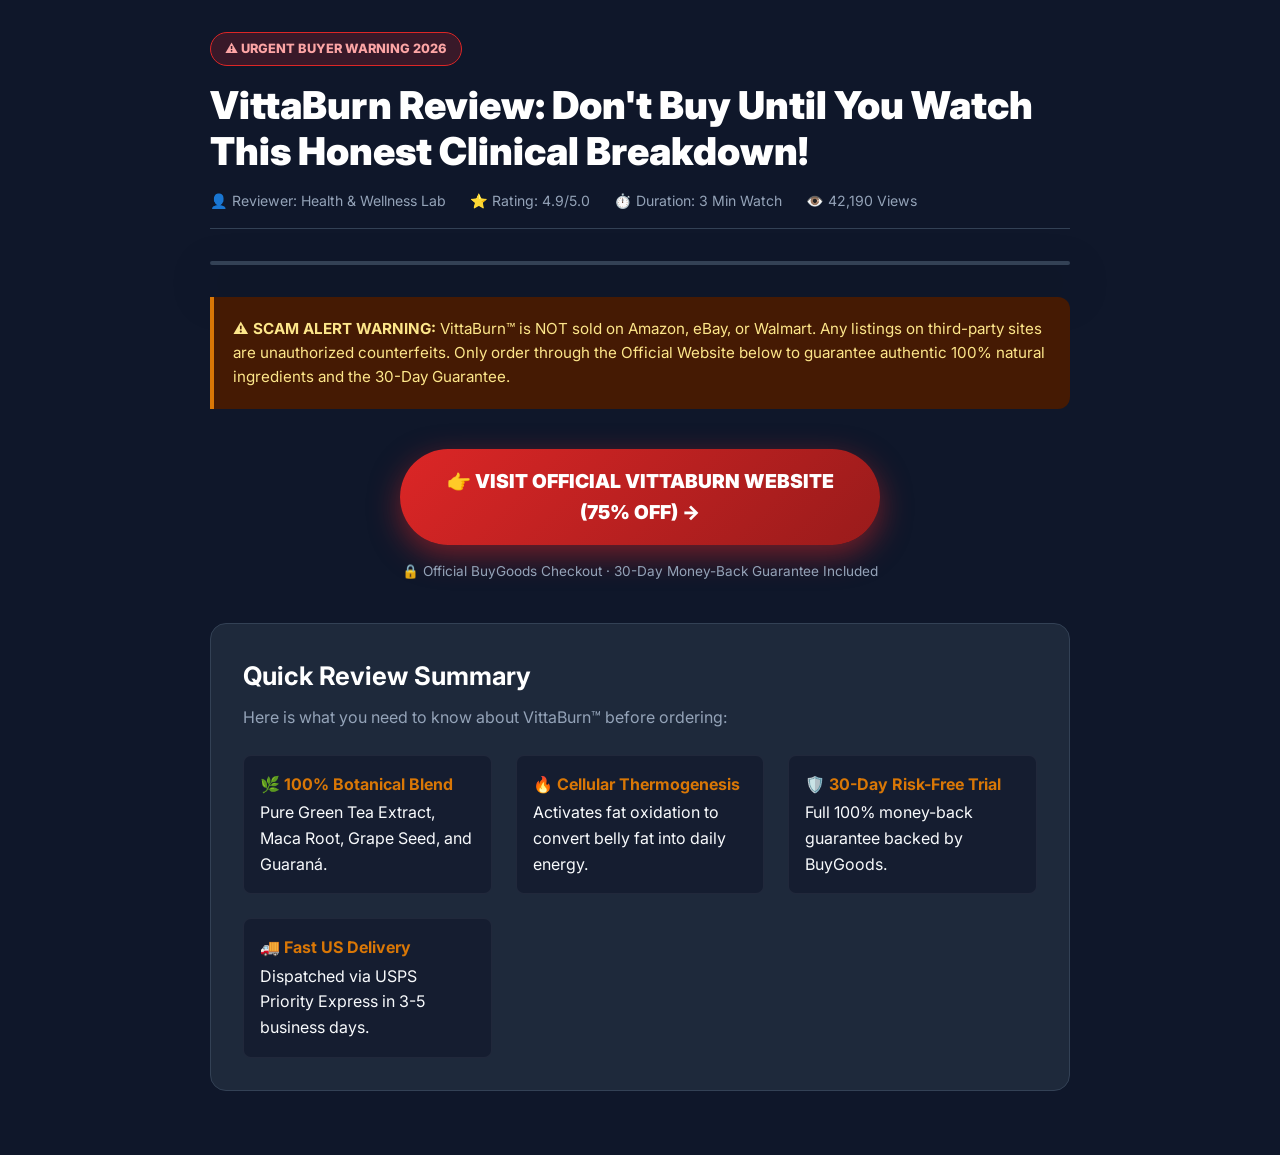
<file: video-review.html>
<!DOCTYPE html>
<html lang="en">
<head>
  <meta charset="UTF-8">
  <meta name="viewport" content="width=device-width, initial-scale=1.0">
  <title>VittaBurn Review 2026: Does It Really Work? Must Watch Before Buying!</title>
  <meta name="description" content="Honest VittaBurn Review: Watch this clinical breakdown of VittaBurn supplement ingredients, side effects, results, and official discount link.">
  <meta name="google-site-verification" content="woeX5Konz2apJrdWpTx_MKktx2noqErd7bLOGjSpw8M" />

  <!-- Google tag (gtag.js) -->
  <script async src="https://www.googletagmanager.com/gtag/js?id=AW-18349502774"></script>
  <script>
    window.dataLayer = window.dataLayer || [];
    function gtag(){dataLayer.push(arguments);}
    gtag('js', new Date());

    gtag('config', 'AW-18349502774');
  </script>
  
  <!-- Preloads for VTurb Player -->
  <script>!function(i,n){i._plt=i._plt||(n&&n.timeOrigin?n.timeOrigin+n.now():Date.now())}(window,performance);</script>
  <link rel="preload" href="https://scripts.converteai.net/2c1835d1-c972-4c50-883b-9d97b7d13243/players/6899e58c80ed09de945f5d5e/v4/player.js" as="script">
  <link rel="preload" href="https://scripts.converteai.net/lib/js/smartplayer-wc/v4/smartplayer.js" as="script">
  <link rel="preload" href="https://cdn.converteai.net/2c1835d1-c972-4c50-883b-9d97b7d13243/6899e56c9c77a580f08424e0/main.m3u8" as="fetch">
  <link rel="dns-prefetch" href="https://cdn.converteai.net">
  <link rel="dns-prefetch" href="https://scripts.converteai.net">

  <!-- Fonts -->
  <link rel="preconnect" href="https://fonts.googleapis.com">
  <link rel="preconnect" href="https://fonts.gstatic.com" crossorigin>
  <link href="https://fonts.googleapis.com/css2?family=Inter:wght@400;500;600;700;800;900&display=swap" rel="stylesheet">

  <style>
    :root {
      --bg: #0F172A;
      --card-bg: #1E293B;
      --red: #DC2626;
      --gold: #D97706;
      --text: #F8FAFC;
      --muted: #94A3B8;
      --border: #334155;
    }
    *, *::before, *::after { box-sizing: border-box; margin: 0; padding: 0; }
    body { font-family: 'Inter', sans-serif; background: var(--bg); color: var(--text); line-height: 1.6; }
    .container { max-width: 900px; margin: 0 auto; padding: 2rem 1.25rem; }
    .badge-urgent { display: inline-block; background: rgba(220, 38, 38, 0.2); border: 1px solid var(--red); color: #FCA5A5; font-size: 0.8rem; font-weight: 800; text-transform: uppercase; padding: 0.35rem 0.9rem; border-radius: 999px; margin-bottom: 1rem; }
    h1 { font-size: 2.4rem; font-weight: 900; line-height: 1.2; margin-bottom: 1rem; color: #FFF; }
    .meta-bar { display: flex; align-items: center; gap: 1.5rem; color: var(--muted); font-size: 0.88rem; border-bottom: 1px solid var(--border); padding-bottom: 1rem; margin-bottom: 2rem; flex-wrap: wrap; }
    .video-wrapper { background: #000; border-radius: 16px; border: 2px solid var(--border); overflow: hidden; box-shadow: 0 20px 40px rgba(0,0,0,0.5); margin-bottom: 2rem; }
    .alert-box { background: #451A03; border-left: 4px solid var(--gold); color: #FDE68A; padding: 1.2rem; border-radius: 0 12px 12px 0; font-size: 0.95rem; margin: 2rem 0; }
    .btn-buy { display: inline-flex; align-items: center; justify-content: center; width: 100%; max-width: 480px; background: linear-gradient(135deg, #DC2626, #991B1B); color: #FFF; font-size: 1.2rem; font-weight: 900; padding: 1.1rem 2rem; border-radius: 999px; text-transform: uppercase; text-decoration: none; box-shadow: 0 10px 30px rgba(220, 38, 38, 0.5); transition: transform 0.2s ease; margin: 1rem auto; display: block; text-align: center; }
    .btn-buy:hover { transform: scale(1.03); }
    .summary-card { background: var(--card-bg); border: 1px solid var(--border); border-radius: 16px; padding: 2rem; margin: 2rem 0; }
    .summary-grid { display: grid; grid-template-columns: repeat(auto-fit, minmax(240px, 1fr)); gap: 1.5rem; margin-top: 1.5rem; }
    .summary-item { background: rgba(15, 23, 42, 0.6); padding: 1rem; border-radius: 8px; border: 1px solid rgba(255,255,255,0.05); }
    .summary-item strong { color: var(--gold); display: block; margin-bottom: 0.2rem; }
  </style>
</head>
<body>

  <div class="container">
    <span class="badge-urgent">⚠️ URGENT BUYER WARNING 2026</span>
    <h1>VittaBurn Review: Don't Buy Until You Watch This Honest Clinical Breakdown!</h1>
    
    <div class="meta-bar">
      <span>👤 Reviewer: Health & Wellness Lab</span>
      <span>⭐ Rating: 4.9/5.0</span>
      <span>⏱️ Duration: 3 Min Watch</span>
      <span>👁️ 42,190 Views</span>
    </div>

    <!-- VTURB SMARTPLAYER EMBED -->
    <div class="video-wrapper">
      <vturb-smartplayer id="vid-6899e58c80ed09de945f5d5e" style="display: block; margin: 0 auto; width: 100%; max-width: 700px;"></vturb-smartplayer>
      <script type="text/javascript">
        var s = document.createElement("script");
        s.src = "https://scripts.converteai.net/2c1835d1-c972-4c50-883b-9d97b7d13243/players/6899e58c80ed09de945f5d5e/v4/player.js";
        s.async = true;
        document.head.appendChild(s);
      </script>
    </div>

    <div class="alert-box">
      <strong>⚠️ SCAM ALERT WARNING:</strong> VittaBurn™ is NOT sold on Amazon, eBay, or Walmart. Any listings on third-party sites are unauthorized counterfeits. Only order through the Official Website below to guarantee authentic 100% natural ingredients and the 30-Day Guarantee.
    </div>

    <div style="text-align: center; margin: 2.5rem 0;">
      <a href="https://buygoods.com/secure/checkout.html?account_id=9564&product_codename=vit6&redirect=aHR0cHM6Ly92aXR0YWJ1cm4uY29tL2Z1bm5lbDMvdXBzZWxsMS8=&aff_id=151798" class="btn-buy">
        👉 VISIT OFFICIAL VITTABURN WEBSITE (75% OFF) →
      </a>
      <p style="font-size: 0.85rem; color: var(--muted); margin-top: 0.6rem;">🔒 Official BuyGoods Checkout · 30-Day Money-Back Guarantee Included</p>
    </div>

    <div class="summary-card">
      <h2 style="font-size: 1.6rem; color: #FFF; margin-bottom: 0.5rem;">Quick Review Summary</h2>
      <p style="color: var(--muted);">Here is what you need to know about VittaBurn™ before ordering:</p>
      
      <div class="summary-grid">
        <div class="summary-item">
          <strong>🌿 100% Botanical Blend</strong>
          Pure Green Tea Extract, Maca Root, Grape Seed, and Guaraná.
        </div>
        <div class="summary-item">
          <strong>🔥 Cellular Thermogenesis</strong>
          Activates fat oxidation to convert belly fat into daily energy.
        </div>
        <div class="summary-item">
          <strong>🛡️ 30-Day Risk-Free Trial</strong>
          Full 100% money-back guarantee backed by BuyGoods.
        </div>
        <div class="summary-item">
          <strong>🚚 Fast US Delivery</strong>
          Dispatched via USPS Priority Express in 3-5 business days.
        </div>
      </div>
    </div>

  </div>

</body>
</html>
</file>
